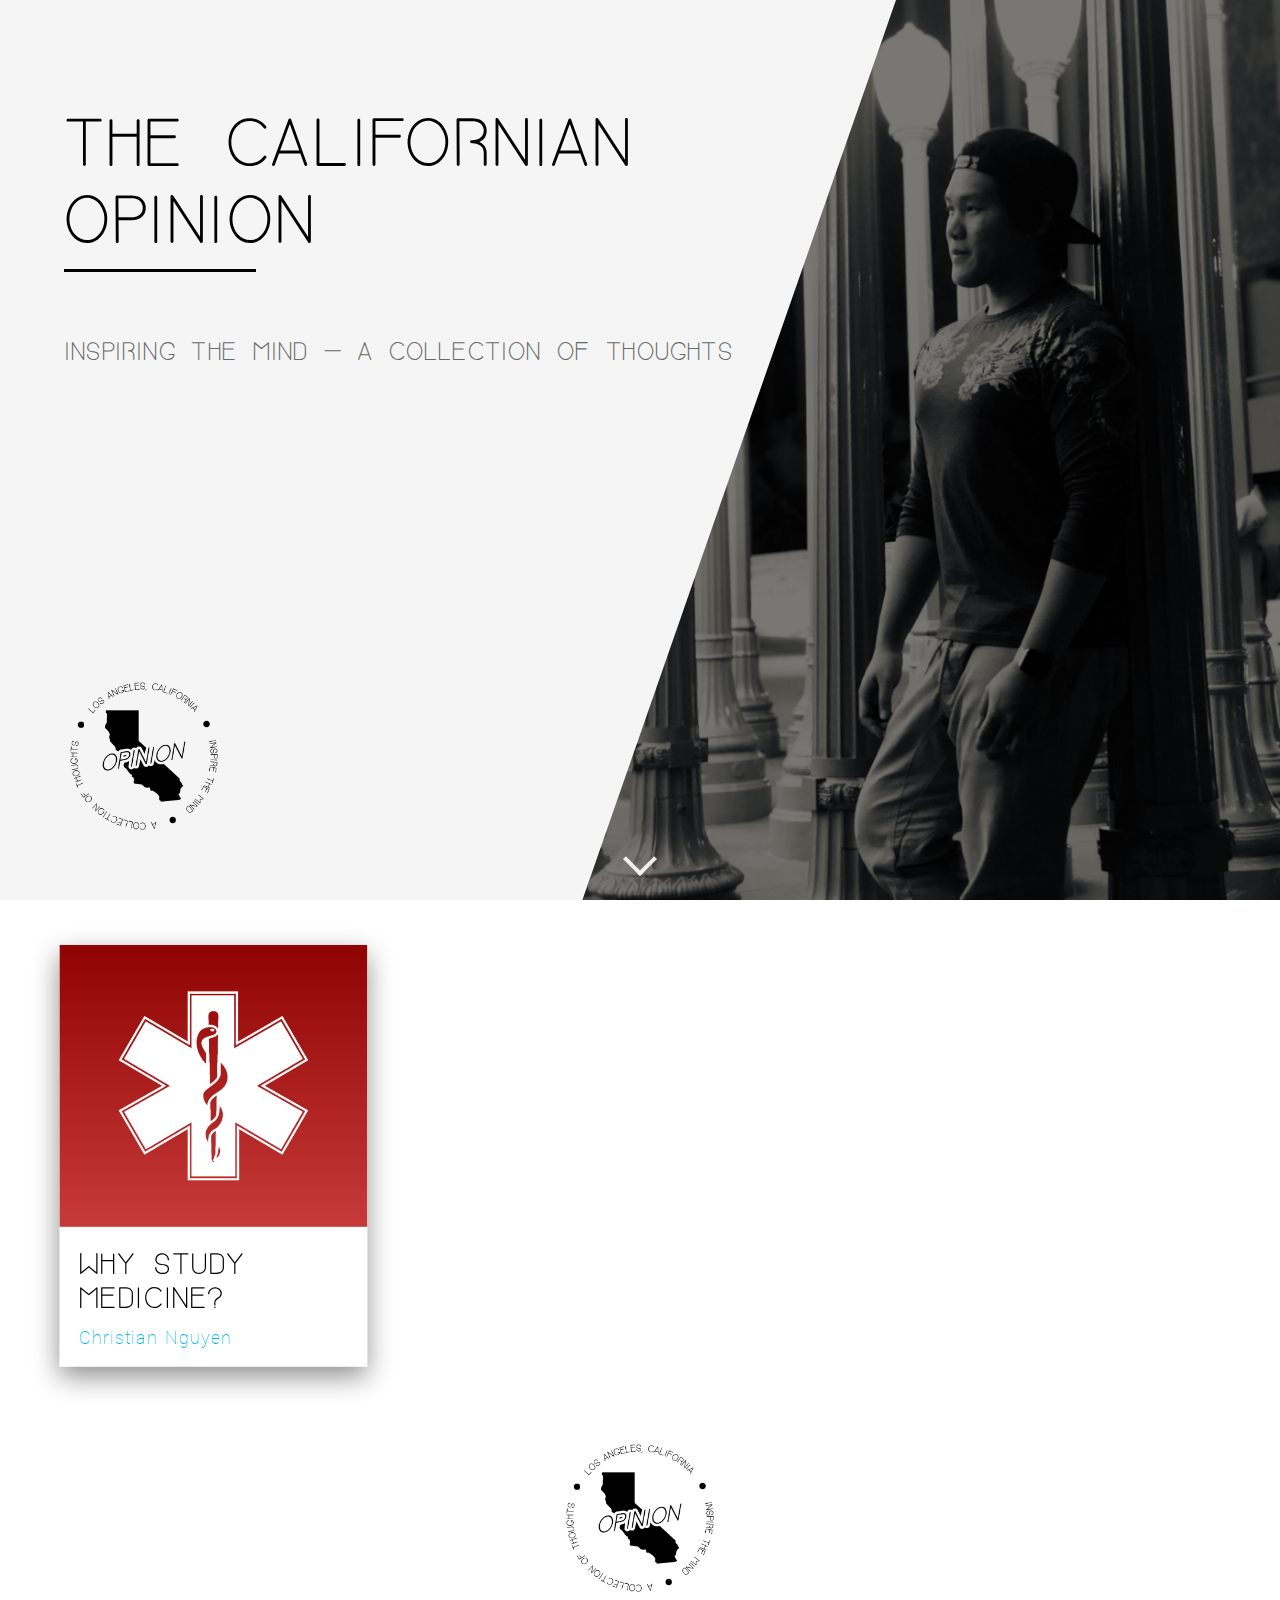
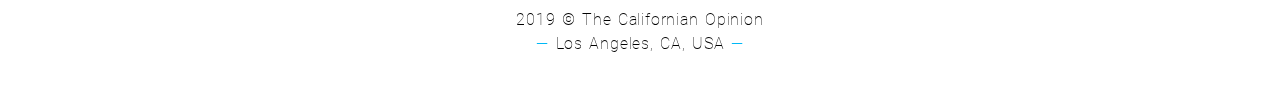
<file: index.html>
<!DOCTYPE html>
<html lang="en">
<head>
    <!-- Standard -->
    <script type="text/javascript">
        var host = "clsnguyen.com";
        if ((host == window.location.host) && (window.location.protocol != "https:"))
        window.location.protocol = "https";
    </script>
    <link rel="canonical" href="https://blog.clsnguyen.com">
    <title>The Californian Opinion</title>
    <link rel="shortcut icon" href="assets/img/logo-dark.png">
    <meta charset="UTF-8">
    <meta name="viewport" content="width=device-width, initial-scale=1.0, minimum-scale=1.0, user-scalable=yes">
    <meta name="theme-color" content="#00B8E6">

    <!-- Stylesheets -->
    <link rel="stylesheet" type="text/css" href="assets/css/style.css">

    <!-- Scripts -->
    <script src="assets/js/jquery-3.3.1.min.js"></script>
    <script src="assets/js/jquery.easing.1.3.js"></script>
    <script src="assets/js/jquery.easeScroll.js"></script>
    <script src="assets/js/scripts.js"></script>

    <!-- Preview -->
    <meta name="description" content="">

    <!-- Mobile Preview -->
    <meta property="og:title" content="The Californian Opinion" />
    <meta property="og:image" content="assets/img/preview.jpg" />
    <meta property="og:description" content="A collection of thoughts to inspire the mind." />

</head>
<body>
<!-- Loading Container -->
<div id="load">
    <div id="loading-container">
        <center>
            <img id="loading-image" alt="Loading Image" src="assets/img/logo-dark.png">
        <!-- Loading Animation -->
            <div class="loading-bar">
                <div class="move-bar"></div>
            </div>
        </center>
    </div>
</div>
   
<!-- Main Body -->
<div id="body-container">
    <!-- Cover -->
    <div class="cover-wrapper">
        <!-- Title -->
        <div class="cover-title">
            <div class="cover-t-container">
                <h1>The Californian Opinion</h1>
                <div class="title-divider"></div>
                <h2>Inspiring The Mind &mdash; A Collection of Thoughts</h2>
            </div>
            <img class="cover-img" alt="Logo" src="assets/img/logo-dark.png">
        </div>

        <!-- Cover Image -->
        <div class="cover-image" style="background-image: url(assets/img/cover-img.jpg);"></div>

        <!-- Down Arrow -->
        <div id="down-arrow-container">
            <u class="down"></u>
        </div>
    </div>

    <!-- Secondary Body -->
    <div class="secondary-body">
        <!-- Article Wrapper -->
        <div class="article-wrapper">
            <a href="articles/24-4-19-01.html" rel="noreferrer">
                <div class="article-container article-c-hover">
                    <div class="article-target article-hover">
                        <!-- Article Display -->
                        <div class="article-display" style="background-image: url(assets/img/articles/24-4-19-01.jpg);">
                            <!-- Article Date -->
                            <div class="article-date">
                                24 APR 19
                            </div>
                        </div>
                        <!-- Article Content -->
                        <div class="article-content-wrapper">
                            <!-- Preview -->
                            <div class="article-pre">
                                <h3>Why Study Medicine?</h3>
                                <h4>Christian Nguyen</h4>
                            </div>
                        </div>
                    </div>
                </div>
            </a>
        </div>


    </div>

    <!-- Footer -->
    <div class="footer-wrapper">
        <img class="footer-img" alt="Footer Image" src="assets/img/logo-dark.png">
        <p class="footer-text">2019 &copy; The Californian Opinion<br><span class="footer-dash">&mdash;</span> Los Angeles, CA, USA <span class="footer-dash">&mdash;</span></p>
    </div>
</div>  
<!-- End of Body -->     
    
</body>
</html>
</file>
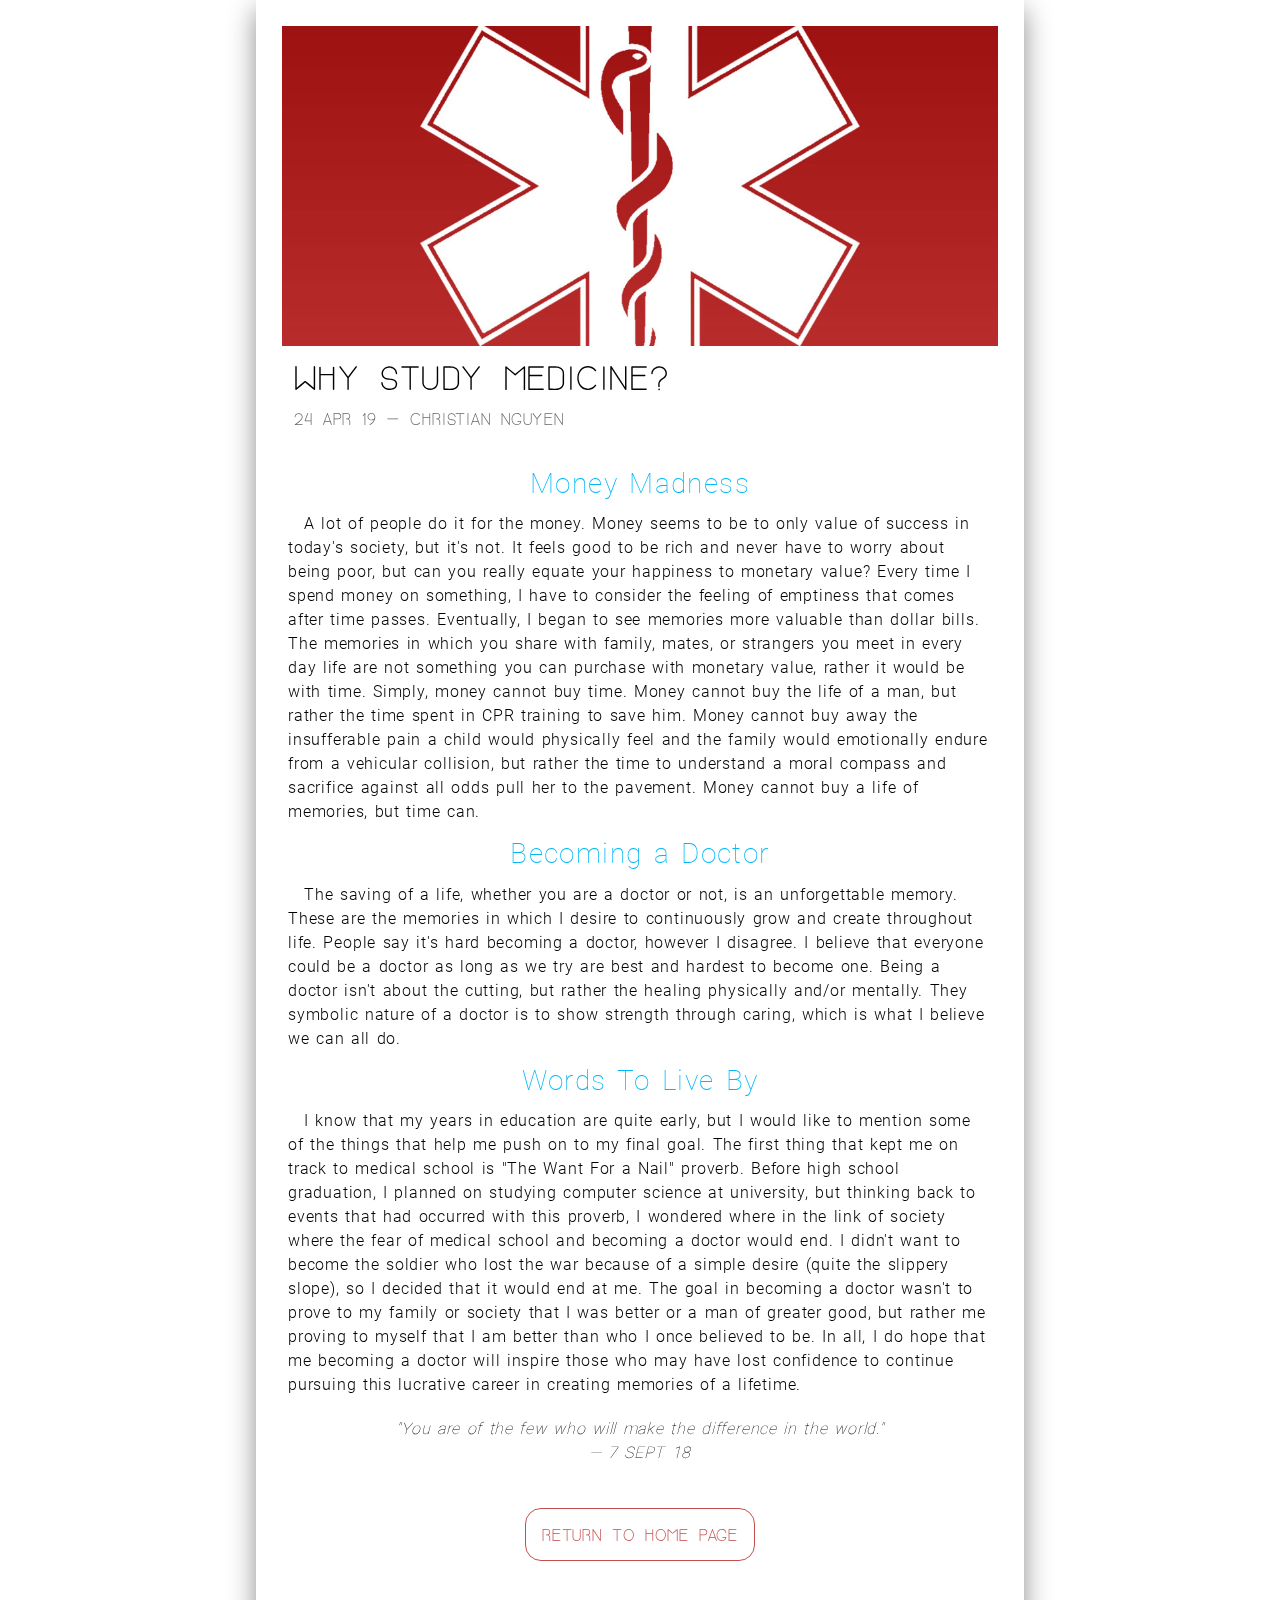
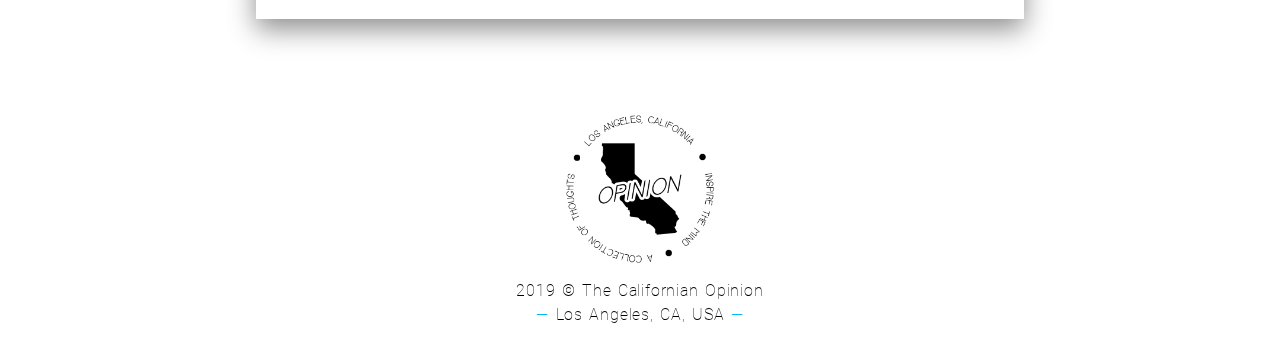
<file: articles/24-4-19-01.html>
<!DOCTYPE html>
<html lang="en">
<head>
    <!-- Standard -->
    <script type="text/javascript">
        var host = "clsnguyen.com";
        if ((host == window.location.host) && (window.location.protocol != "https:"))
        window.location.protocol = "https";
    </script>
    <link rel="canonical" href="https://blog.clsnguyen.com">
    <title>TCO | Why Study Medicine?</title>
    <link rel="shortcut icon" href="../assets/img/logo-dark.png">
    <meta charset="UTF-8">
    <meta name="viewport" content="width=device-width, initial-scale=1.0, minimum-scale=1.0, user-scalable=yes">
    <meta name="theme-color" content="#00B8E6">

    <!-- Stylesheets -->
    <link rel="stylesheet" type="text/css" href="../assets/css/style.css">

    <!-- Scripts -->
    <script src="../assets/js/jquery-3.3.1.min.js"></script>
    <script src="../assets/js/jquery.easing.1.3.js"></script>
    <script src="../assets/js/jquery.easeScroll.js"></script>
    <script src="../assets/js/scripts.js"></script>

    <!-- Preview -->
    <meta name="description" content="">

    <!-- Mobile Preview -->
    <meta property="og:title" content="TCO | Why Study Medicine?" />
    <meta property="og:image" content="../assets/img/articles/24-4-19-01.jpg" />
    <meta property="og:description" content="A collection of thoughts to inspire the mind." />

</head>
<body>
<!-- Loading Container -->
<div id="load">
    <div id="loading-container">
        <center>
            <img id="loading-image" alt="Loading Image" src="../assets/img/logo-dark.png">
        <!-- Loading Animation -->
            <div class="loading-bar">
                <div class="move-bar"></div>
            </div>
        </center>
    </div>
</div>
   
<!-- Main Body -->
<div id="body-container">
    <!-- Secondary Body -->
    <div class="secondary-body">
        <center>
                <div class="article-body">
                    <div class="article-banner">
                        <div class="article-b-img" style="background-image: url(../assets/img/articles/24-4-19-01.jpg);"></div>
                        <h1 class="article-t-1">Why Study Medicine?</h1>
                        <h2 class="article-t-2">24 APR 19 &mdash; Christian Nguyen</h2>
                    </div>
                    <h5>Money Madness</h5>
                    <p>A lot of people do it for the money. Money seems to be to only value of success in today's society, but it's not. It feels good to be rich and never have to worry about being poor, but can you really equate your happiness to monetary value? Every time I spend money on something, I have to consider the feeling of emptiness that comes after time passes. Eventually, I began to see memories more valuable than dollar bills. The memories in which you share with family, mates, or strangers you meet in every day life are not something you can purchase with monetary value, rather it would be with time. Simply, money cannot buy time. Money cannot buy the life of a man, but rather the time spent in CPR training to save him. Money cannot buy away the insufferable pain a child would physically feel and the family would emotionally endure from a vehicular collision, but rather the time to understand a moral compass and sacrifice against all odds pull her to the pavement. Money cannot buy a life of memories, but time can.</p>
                    <h5>Becoming a Doctor</h5>
                    <p>The saving of a life, whether you are a doctor or not, is an unforgettable memory. These are the memories in which I desire to continuously grow and create throughout life. People say it's hard becoming a doctor, however I disagree. I believe that everyone could be a doctor as long as we try are best and hardest to become one. Being a doctor isn't about the cutting, but rather the healing physically and/or mentally. They symbolic nature of a doctor is to show strength through caring, which is what I believe we can all do.</p>
                    <h5>Words To Live By</h5>
                    <p>I know that my years in education are quite early, but I would like to mention some of the things that help me push on to my final goal. The first thing that kept me on track to medical school is "The Want For a Nail" proverb. Before high school graduation, I planned on studying computer science at university, but thinking back to events that had occurred with this proverb, I wondered where in the link of society where the fear of medical school and becoming a doctor would end. I didn't want to become the soldier who lost the war because of a simple desire (quite the slippery slope), so I decided that it would end at me. The goal in becoming a doctor wasn't to prove to my family or society that I was better or a man of greater good, but rather me proving to myself that I am better than who I once believed to be. In all, I do hope that me becoming a doctor will inspire those who may have lost confidence to continue pursuing this lucrative career in creating memories of a lifetime.</p>
                    <blockquote class="centre"><i>"You are of the few who will make the difference in the world."<br>&mdash; 7 SEPT 18</i></blockquote>
                    <div style="padding: 3em 0;">
                        <a href="../index.html" rel="noreferrer">
                            <span class="close-btn">Return To Home Page</span>
                        </a>
                    </div>
                </div>
        </center>
    </div>

    <!-- Footer -->
    <div class="footer-wrapper">
        <img class="footer-img" alt="Footer Image" src="../assets/img/logo-dark.png">
        <p class="footer-text">2019 &copy; The Californian Opinion<br><span class="footer-dash">&mdash;</span> Los Angeles, CA, USA <span class="footer-dash">&mdash;</span></p>
    </div>
</div>  
<!-- End of Body -->     
    
</body>
</html>
</file>
<file: assets/css/style.css>
/* Scroll Bar Styles */
::-webkit-scrollbar {
    width: 7px;
}

::-webkit-scrollbar-thumb {
    background: var(--colour-1);
}

::-webkit-scrollbar-track {
    background: var(--colour-2);
}

/* Selection Style */
::selection {
    color: var(--colour-2);
    background: var(--colour-1);
}

::-moz-selection {
    color: var(--colour-2);
    background: var(--colour-1);
}

/* Variables */
:root {
    --colour-1: rgb(0,184,246);
    --colour-2: rgb(255,255,255);
    --colour-3: rgb(0,0,0);
    --colour-4: rgb(245,245,245);
    --colour-5: rgb(105,105,105);
    --colour-6: rgb(196, 78, 78);
}

/* Fonts & Texts */
@font-face {
    font-family: 'Font Primary';
    src: url(../font/Bavro-Regular.otf);
    font-weight: normal;
    font-style: normal;
}

@font-face {
    font-family: 'Font Secondary';
    src: url(../font/Roboto-Thin.ttf);
    font-weight: normal;
    font-style: normal;
}

@font-face {
    font-family: 'Font Text';
    src: url(../font/Roboto-Light.ttf);
    font-weight: normal;
    font-style: normal;
}

h1, h2, h3, h3, h4, h5, p, q, blockquote, a {
    margin: 0;
}

h1 {
    font-size: 4em;
    padding: 3vw 5vw 1vw 0;
    font-weight: 500;
    letter-spacing: 0.05em;
    word-spacing: 0.1em;
    font-family: "Font Primary", Helvetica, Arial, sans-serif;
    color: var(--colour-3); 
}

.title-divider {
    width: 15vw;
    background-color: var(--colour-3);
    height: 3px;
}

h2 {
    font-size: 1.5em;
    padding: 5vw 5vw 1vw 0;
    font-weight: 300;
    letter-spacing: 0.05em;
    word-spacing: 0.1em;
    font-family: "Font Primary", Helvetica, Arial, sans-serif;
    color: var(--colour-5); 
}

h3 {
    font-size: 1.75em;
    padding: 0.5vw;
    font-weight: 500;
    letter-spacing: 0.05em;
    word-spacing: 0.1em;
    font-family: "Font Primary", Helvetica, Arial, sans-serif;
    color: var(--colour-3);
}

h4 {
    font-size: 1.15em;
    padding: 0.5vw;
    font-weight: 300;
    letter-spacing: 0.05em;
    word-spacing: 0.1em;
    font-family: "Font Secondary", Helvetica, Arial, sans-serif;
    color: var(--colour-1);
}

h5 {
    font-size: 1.75em;
    padding: 0.5vw;
    font-weight: 500;
    letter-spacing: 0.05em;
    word-spacing: 0.1em;
    font-family: "Font Secondary", Helvetica, Arial, sans-serif;
    color: var(--colour-1);
    text-align: center;
}

p {
    font-size: 1em;
    padding: 0.5vw;
    font-weight: 500;
    letter-spacing: 0.05em;
    word-spacing: 0.1em;
    line-height: 150%;
    font-family: "Font Text", Helvetica, Arial, sans-serif;
    color: var(--colour-3);
    text-align: left;
    text-indent: 1em;
}

.article-t-1 {
    font-size: 2em;
    padding: 1vw;
    font-weight: 500;
    letter-spacing: 0.05em;
    word-spacing: 0.1em;
    font-family: "Font Primary", Helvetica, Arial, sans-serif;
    color: var(--colour-3);
    text-align: left;
}

.article-t-2 {
    font-size: 1em;
    padding: 0 1vw;
    font-weight: 300;
    letter-spacing: 0.05em;
    word-spacing: 0.1em;
    font-family: "Font Primary", Helvetica, Arial, sans-serif;
    color: var(--colour-5);
    text-align: left;
}

q {
    font-size: 1em;
    font-weight: 300;
    letter-spacing: 0.05em;
    word-spacing: 0.1em;
    line-height: 150%;
    font-family: "Font Secondary", Helvetica, Arial, sans-serif;
    color: var(--colour-3);
    font-style: italic;
}

blockquote {
    font-size: 1em;
    font-weight: 300;
    letter-spacing: 0.05em;
    word-spacing: 0.1em;
    line-height: 150%;
    font-family: "Font Secondary", Helvetica, Arial, sans-serif;
    color: var(--colour-3);
    padding: 1vw;
}

blockquote.centre {
    text-align: center;
    align-content: center;
}

span.close-btn {
    font-size: 1em;
    font-weight: 300;
    letter-spacing: 0.05em;
    word-spacing: 0.1em;
    font-family: "Font Primary", Helvetica, Arial, sans-serif;
    padding: 1em;
    border-radius: 1em;
    border: 1px solid var(--colour-6);
    background-color: var(--colour-2);
    color: var(--colour-6);
    transition-duration: 0.3s;
}

span.close-btn:hover {
    cursor: pointer;
    background-color: var(--colour-6);
    color: var(--colour-2);
}

a {
    text-decoration: none;

}

/* Loading Styles */
#load {
    position: fixed;
    left: 0px;
    top: 0px;
    width: 100vw;
    height: 100%;
    z-index: 9999;
    opacity: 1;
    background-color: var(--colour-2);
    transition-duration: 0.5s;
}

#loading-container {
    position: absolute;
    bottom: 50%;
    left: 50%;
    transform: translate(-50%, 50%);
}

#loading-image{
    max-height: 20em;
    max-width: 20em;
}

img {
    user-select: none;
    -moz-user-select: none;
    -webkit-user-drag: none;
    -webkit-user-select: none;
    -ms-user-select: none;
}

.loading-bar {
    margin-top: 3em;
    background-color: var(--colour-4);
    width: 15vw;
    height: 3px;
    border-radius: 3px;
    overflow: hidden;
    position: relative;
}

.move-bar {
    animation: sideToside 1.75s ease-in-out infinite;
    background-color: var(--colour-3);
    height: 100%;
    position: absolute;
    width: 50%;
}

@keyframes sideToside {
    0%, 100% { transform: translateX(-50%); }
    50%      { transform: translateX(150%); }
}

/* Containers */
body {
    margin: 0;
    padding: 0;
    width: 100vw;
    min-height: 100%;
    background-color: var(--colour-2);
    overflow-x: hidden;
}

div {
    box-sizing: border-box;
}

/* Cover Styles */
.cover-wrapper {
    width: 100vw;
    height: auto;
    margin: 0;
    padding: 0;
}

.cover-title {
    background-color: var(--colour-4);
    position: absolute;
    z-index: 4;
    left: 0;
    width: 70vw;
    padding: 5vw;
    -webkit-clip-path: polygon(0% 0%, 0% 100%, 65% 100%, 100% 0%);
    clip-path: polygon(0% 0%, 0% 100%, 65% 100%, 100% 0%);
}

.cover-img {
    width: 10em;
    height: 10em;
    position: absolute;
    bottom: 0;
    left: 0;
    padding: 5vw;
}

.cover-image {
    background-size: cover;
    background-repeat: no-repeat;
    background-position: center;
    position: absolute;
    right: 0;
    z-index: 3;
    width: 55vw;
}

/*Down Arrow Styles*/
.down {
    transform: rotate(45deg);
    -webkit-transform: rotate(45deg);
}

#down-arrow-container {
    position: absolute;
    display: inline-block;
    bottom: 25px;
    left: 50vw;
    transform: translateX(-50%);
    z-index: 5;
}

u {
    border: solid var(--colour-2);
    border-width: 0 4px 4px 0;
    display: inline-block;
    margin-top: 5vh;
    padding: 10px;
    cursor: pointer;
}



/* Secondary Body */
.secondary-body {
    width: 100vw;
    height: auto;
    display: table-cell;
    position: relative;
}

/* Article Content */
.article-body {
    position: relative;
    width: 60vw;
    height: auto;
    padding: 2vw;
    margin-bottom: 5vw;
    box-shadow: 0 10px 2vw rgba(0,0,0,0.45);
}

.article-banner {
    width: 100%;
    height: auto;
    padding-bottom: 2em; 
}

.article-b-img {
    width: 100%;
    height: 25vw;
    background-size: cover;
    background-repeat: no-repeat;
    background-position: center;
}

/* Article Styles - Default */
.article-wrapper {
    width: calc(100vw/3);
    height: 40vw;
    position: relative;
    float: left;
}

.article-container {
    background-color: var(--colour-2);
    width: 24vw;
    height: 33vw;
    position: absolute;
    left: 50%;
    top: 50%;
    transform: translate(-50%,-50%);
    box-shadow: 0 10px 2vw rgba(0,0,0,0.45);
    transition-duration: 0.3s;
}

.article-container-hover {
    left: 50%;
    top: 50%;
    transform: translate(-50%,calc(-50% - 1vw));
    box-shadow: 0 10px 3.5vw rgba(0,0,0,0.4);
    cursor: pointer;
}

.article-target {
    width: 100%;
    height: 100%;
    display: flex;
    flex-direction: column;
    position: relative;
}

.article-display {
    width: 100%;
    flex-grow: 1;
    background-size: cover;
    background-repeat: no-repeat;
    background-position: center;
    position: relative;
    display: inherit;
}

.article-date {
    padding: 1em 2em 1em 1em;
    color: var(--colour-1);
    background-color: var(--colour-3);
    position: absolute;
    font-weight: 600;
    letter-spacing: 0.05em;
    word-spacing: 0.1em;
    font-family: "Font Primary", Helvetica, Arial, sans-serif;
    -webkit-clip-path: polygon(0% 0%, 0% 100%, 85% 100%, 100% 0%);
    clip-path: polygon(0% 0%, 0% 100%, 85% 100%, 100% 0%);
    bottom: 0px;
    left: 0px;
    opacity: 0;
    z-index: -1;
    transition-duration: 0.3s;
}

.article-date-hover {
    transform: translate(-20px,-20px);
    opacity: 1;
    z-index: 5;
}

.article-content-wrapper {
    width: 100%;
    height: auto;
    padding: 1vw;
}

/* Footer */
.footer-wrapper {
    width: 100vw;
    height: auto;
    padding: 2vw;
    text-align: center;
    align-content: center;
}

.footer-img {
    width: 10em;
    height: 10em;
}

.footer-text {
    font-size: 1em;
    padding: 0.5vw;
    font-weight: 300;
    letter-spacing: 0.05em;
    word-spacing: 0.1em;
    line-height: 150%;
    font-family: "Font Secondary", Helvetica, Arial, sans-serif;
    color: var(--colour-3);
    text-indent: 0;
    text-align: center;
}

.footer-dash {
    color: var(--colour-1);
}

/* TABLET SUPPORT */
@media screen and (min-aspect-ratio: 10/16) and (max-aspect-ratio: 40/31) {
/* Scroll Bar Styles */
h1 {
    font-size: 2.75em;
    padding: 3vw 5vw 1vw 0;
    font-weight: 500;
    letter-spacing: 0.05em;
    word-spacing: 0.1em;
    font-family: "Font Primary", Helvetica, Arial, sans-serif;
    color: var(--colour-3);
}

.title-divider {
    width: 30vw;
    background-color: var(--colour-3);
    height: 3px;
}

h2 {
    font-size: 1.65em;
    padding: 5vw 5vw 1vw 0;
    font-weight: 300;
    letter-spacing: 0.05em;
    word-spacing: 0.1em;
    font-family: "Font Primary", Helvetica, Arial, sans-serif;
    color: var(--colour-5); 
}

h3 {
    font-size: 1.5em;
    padding: 0.5vw;
    font-weight: 500;
    letter-spacing: 0.05em;
    word-spacing: 0.1em;
    font-family: "Font Primary", Helvetica, Arial, sans-serif;
    color: var(--colour-3);
}

h4 {
    font-size: 1.15em;
    padding: 0.5vw;
    font-weight: 300;
    letter-spacing: 0.05em;
    word-spacing: 0.1em;
    font-family: "Font Secondary", Helvetica, Arial, sans-serif;
    color: var(--colour-1);
}

h5 {
    font-size: 1.75em;
    padding: 2vw;
    font-weight: 500;
    letter-spacing: 0.05em;
    word-spacing: 0.1em;
    font-family: "Font Secondary", Helvetica, Arial, sans-serif;
    color: var(--colour-1);
    text-align: center;
}

p {
    font-size: 0.9em;
    padding: 0.5vw;
    font-weight: 500;
    letter-spacing: 0.05em;
    word-spacing: 0.1em;
    line-height: 150%;
    font-family: "Font Text", Helvetica, Arial, sans-serif;
    color: var(--colour-3);
    text-align: left;
    text-indent: 1em;
}

.article-t-1 {
    font-size: 2em;
    padding: 1vw;
    font-weight: 500;
    letter-spacing: 0.05em;
    word-spacing: 0.1em;
    font-family: "Font Primary", Helvetica, Arial, sans-serif;
    color: var(--colour-3);
    text-align: left;
}

.article-t-2 {
    font-size: 1em;
    padding: 0 1vw;
    font-weight: 300;
    letter-spacing: 0.05em;
    word-spacing: 0.1em;
    font-family: "Font Primary", Helvetica, Arial, sans-serif;
    color: var(--colour-5);
    text-align: left;
}

q {
    font-size: 0.9em;
    font-weight: 300;
    letter-spacing: 0.05em;
    word-spacing: 0.1em;
    line-height: 150%;
    font-family: "Font Secondary", Helvetica, Arial, sans-serif;
    color: var(--colour-3);
    font-style: italic;
}

blockquote {
    font-size: 0.9em;
    font-weight: 300;
    letter-spacing: 0.05em;
    word-spacing: 0.1em;
    line-height: 150%;
    font-family: "Font Secondary", Helvetica, Arial, sans-serif;
    color: var(--colour-3);
    padding: 1vw;
}

blockquote.centre {
    text-align: center;
    align-content: center;
}

span.close-btn {
    font-size: 1em;
    font-weight: 300;
    letter-spacing: 0.05em;
    word-spacing: 0.1em;
    font-family: "Font Primary", Helvetica, Arial, sans-serif;
    padding: 1em;
    border-radius: 1em;
    border: 1px solid var(--colour-6);
    background-color: var(--colour-2);
    color: var(--colour-6);
    transition-duration: 0.3s;
}

span.close-btn:hover {
    cursor: pointer;
    background-color: var(--colour-6);
    color: var(--colour-2);
}

a {
    text-decoration: none;

}

/* Loading Styles */
#load {
    position: fixed;
    left: 0px;
    top: 0px;
    width: 100vw;
    height: 100%;
    z-index: 9999;
    opacity: 1;
    background-color: var(--colour-2);
    transition-duration: 0.5s;
}

#loading-container {
    position: absolute;
    bottom: 50%;
    left: 50%;
    transform: translate(-50%, 50%);
}

#loading-image{
    max-height: 20em;
    max-width: 20em;
}

img {
    user-select: none;
    -moz-user-select: none;
    -webkit-user-drag: none;
    -webkit-user-select: none;
    -ms-user-select: none;
}

.loading-bar {
    margin-top: 3em;
    background-color: var(--colour-4);
    width: 40vw;
    height: 3px;
    border-radius: 3px;
    overflow: hidden;
    position: relative;
}

.move-bar {
    animation: sideToside 1.75s ease-in-out infinite;
    background-color: var(--colour-3);
    height: 100%;
    position: absolute;
    width: 50%;
}

@keyframes sideToside {
    0%, 100% { transform: translateX(-50%); }
    50%      { transform: translateX(150%); }
}

/* Containers */
body {
    margin: 0;
    padding: 0;
    width: 100vw;
    min-height: 100%;
    background-color: var(--colour-2);
    overflow-x: hidden;
}

div {
    box-sizing: border-box;
}

/* Cover Styles */
.cover-wrapper {
    width: 100vw;
    height: auto;
    margin: 0;
    padding: 0;
}

.cover-title {
    background-color: var(--colour-4);
    position: absolute;
    z-index: 4;
    left: 0;
    width: 100vw;
    padding: 5vw;
    -webkit-clip-path: polygon(0% 0%, 0% 100%, 65% 100%, 65% 80%, 45% 60%, 45% 0%);
    clip-path: polygon(0% 0%, 0% 100%, 65% 100%, 65% 80%, 45% 60%, 45% 0%);
}

.cover-t-container {
    transform: rotate(90deg);
}

.cover-img {
    width: 7em;
    height: 7em;
    position: absolute;
    bottom: 0;
    left: 0;
    padding: 5vw;
}

.cover-image {
    background-size: cover;
    background-repeat: no-repeat;
    background-position: center;
    position: absolute;
    right: 0;
    z-index: 3;
    width: 60vw;
}

/*Down Arrow Styles*/
.down {
    transform: rotate(45deg);
    -webkit-transform: rotate(45deg);
}

#down-arrow-container {
    position: absolute;
    display: none;
    bottom: 25px;
    left: 50vw;
    transform: translateX(-50%);
    z-index: 5;
}

u {
    border: solid var(--colour-2);
    border-width: 0 4px 4px 0;
    display: none;
    margin-top: 5vh;
    padding: 10px;
    cursor: pointer;
}

/* Secondary Body */
.secondary-body {
    width: 100vw;
    height: auto;
    display: table-cell;
    position: relative;
}

/* Article Content */
.article-body {
    position: relative;
    width: 80vw;
    height: auto;
    padding: 2vw;
    margin-bottom: 5vw;
    box-shadow: 0 10px 2vw rgba(0,0,0,0.45);
}

.article-banner {
    width: 100%;
    height: auto;
    padding-bottom: 2em; 
}

.article-b-img {
    width: 100%;
    height: 30vw;
    background-size: cover;
    background-repeat: no-repeat;
    background-position: center;
}

/* Article Styles - Default */
.article-wrapper {
    width: calc(100vw/2);
    height: 65vw;
    position: relative;
    float: left;
}

.article-container {
    background-color: var(--colour-2);
    width: 40vw;
    height: 54vw;
    position: absolute;
    left: 50%;
    top: 50%;
    transform: translate(-50%,-50%);
    box-shadow: 0 10px 2vw rgba(0,0,0,0.45);
    transition-duration: 0.3s;
}

.article-container-hover {
    left: 50%;
    top: 50%;
    transform: translate(-50%,calc(-50% - 1vw));
    box-shadow: 0 10px 3.5vw rgba(0,0,0,0.4);
    cursor: pointer;
}

.article-target {
    width: 100%;
    height: 100%;
    display: flex;
    flex-direction: column;
    position: relative;
}

.article-display {
    width: 100%;
    flex-grow: 1;
    background-size: cover;
    background-repeat: no-repeat;
    background-position: center;
    position: relative;
    display: inherit;
}

.article-date {
    padding: 1em 2em 1em 1em;
    color: var(--colour-1);
    background-color: var(--colour-3);
    position: absolute;
    font-weight: 600;
    letter-spacing: 0.05em;
    word-spacing: 0.1em;
    font-family: "Font Primary", Helvetica, Arial, sans-serif;
    -webkit-clip-path: polygon(0% 0%, 0% 100%, 85% 100%, 100% 0%);
    clip-path: polygon(0% 0%, 0% 100%, 85% 100%, 100% 0%);
    bottom: 20px;
    left: -20px;
    opacity: 1;
    z-index: 5;
    transition-duration: 0.3s;
}

.article-date-hover {
    transform: translate(0,0);
    opacity: 1;
    z-index: 5;
}

.article-content-wrapper {
    width: 100%;
    height: auto;
    padding: 2vw;
}

/* Footer */
.footer-wrapper {
    width: 100vw;
    height: auto;
    padding: 2vw;
    text-align: center;
    align-content: center;
}

.footer-img {
    width: 8em;
    height: 8em;
}

.footer-text {
    font-size: 0.9em;
    padding: 0.5vw;
    font-weight: 300;
    letter-spacing: 0.05em;
    word-spacing: 0.1em;
    line-height: 150%;
    font-family: "Font Secondary", Helvetica, Arial, sans-serif;
    color: var(--colour-3);
    text-indent: 0;
    text-align: center;
}

.footer-dash {
    color: var(--colour-1);
}
}

/* PHONE SUPPORT */
@media screen and (max-aspect-ratio: 12/17) {
/* Scroll Bar Styles */
h1 {
    font-size: 2em;
    padding: 3vw 5vw 1vw 0;
    font-weight: 500;
    letter-spacing: 0.05em;
    word-spacing: 0.1em;
    font-family: "Font Primary", Helvetica, Arial, sans-serif;
    color: var(--colour-3);
}
    
.title-divider {
    width: 25vw;
    background-color: var(--colour-3);
    height: 1px;
}
    
h2 {
    font-size: 1em;
    padding: 5vw 5vw 1vw 0;
    font-weight: 300;
    letter-spacing: 0.05em;
    word-spacing: 0.1em;
    font-family: "Font Primary", Helvetica, Arial, sans-serif;
    color: var(--colour-5); 
}
    
h3 {
    font-size: 1.25em;
    padding: 1vw;
    font-weight: 500;
    letter-spacing: 0.05em;
    word-spacing: 0.1em;
    font-family: "Font Primary", Helvetica, Arial, sans-serif;
    color: var(--colour-3);
}
    
h4 {
    font-size: 1.05em;
    padding: 1vw;
    font-weight: 300;
    letter-spacing: 0.05em;
    word-spacing: 0.1em;
    font-family: "Font Secondary", Helvetica, Arial, sans-serif;
    color: var(--colour-1);
}
    
h5 {
    font-size: 1.75em;
    padding: 2vw;
    font-weight: 500;
    letter-spacing: 0.05em;
    word-spacing: 0.1em;
    font-family: "Font Secondary", Helvetica, Arial, sans-serif;
    color: var(--colour-1);
    text-align: center;
}

p {
    font-size: 0.9em;
    padding: 0.5vw;
    font-weight: 500;
    letter-spacing: 0.05em;
    word-spacing: 0.1em;
    line-height: 150%;
    font-family: "Font Text", Helvetica, Arial, sans-serif;
    color: var(--colour-3);
    text-align: left;
    text-indent: 1em;
}

.article-t-1 {
    font-size: 1.5em;
    padding: 1vw;
    font-weight: 500;
    letter-spacing: 0.05em;
    word-spacing: 0.1em;
    font-family: "Font Primary", Helvetica, Arial, sans-serif;
    color: var(--colour-3);
    text-align: left;
}

.article-t-2 {
    font-size: 0.8em;
    padding: 0 1vw;
    font-weight: 300;
    letter-spacing: 0.05em;
    word-spacing: 0.1em;
    font-family: "Font Primary", Helvetica, Arial, sans-serif;
    color: var(--colour-5);
    text-align: left;
}

q {
    font-size: 0.9em;
    font-weight: 300;
    letter-spacing: 0.05em;
    word-spacing: 0.1em;
    line-height: 150%;
    font-family: "Font Secondary", Helvetica, Arial, sans-serif;
    color: var(--colour-3);
    font-style: italic;
}

blockquote {
    font-size: 0.9em;
    font-weight: 300;
    letter-spacing: 0.05em;
    word-spacing: 0.1em;
    line-height: 150%;
    font-family: "Font Secondary", Helvetica, Arial, sans-serif;
    color: var(--colour-3);
    padding: 1vw;
}

blockquote.centre {
    text-align: center;
    align-content: center;
}

span.close-btn {
    font-size: 1em;
    font-weight: 300;
    letter-spacing: 0.05em;
    word-spacing: 0.1em;
    font-family: "Font Primary", Helvetica, Arial, sans-serif;
    padding: 1em;
    border-radius: 1em;
    border: 1px solid var(--colour-6);
    background-color: var(--colour-2);
    color: var(--colour-6);
    transition-duration: 0.3s;
}

span.close-btn:hover {
    cursor: pointer;
    background-color: var(--colour-6);
    color: var(--colour-2);
}

a {
    text-decoration: none;

}
    
/* Loading Styles */
#load {
    position: fixed;
    left: 0px;
    top: 0px;
    width: 100vw;
    height: 100%;
    z-index: 9999;
    opacity: 1;
    background-color: var(--colour-2);
    transition-duration: 0.5s;
}
    
#loading-container {
    position: absolute;
    bottom: 50%;
    left: 50%;
    transform: translate(-50%, 50%);
}
    
#loading-image{
    max-height: 15em;
    max-width: 15em;
}
    
img {
    user-select: none;
    -moz-user-select: none;
    -webkit-user-drag: none;
    -webkit-user-select: none;
    -ms-user-select: none;
}
    
.loading-bar {
    margin-top: 3em;
    background-color: var(--colour-4);
    width: 40vw;
    height: 3px;
    border-radius: 3px;
    overflow: hidden;
    position: relative;
}
    
.move-bar {
    animation: sideToside 1.75s ease-in-out infinite;
    background-color: var(--colour-3);
    height: 100%;
    position: absolute;
    width: 50%;
}
    
@keyframes sideToside {
    0%, 100% { transform: translateX(-50%); }
    50%      { transform: translateX(150%); }
}
    
/* Containers */
body {
    margin: 0;
    padding: 0;
    width: 100vw;
    min-height: 100%;
    background-color: var(--colour-2);
    overflow-x: hidden;
}
    
div {
    box-sizing: border-box;
}
    
/* Cover Styles */
.cover-wrapper {
    width: 100vw;
    height: auto;
    margin: 0;
    padding: 0;
}
    
.cover-title {
    background-color: var(--colour-4);
    position: absolute;
    z-index: 4;
    left: 0;
    width: 100vw;
    padding: 5vw;
    -webkit-clip-path: polygon(0% 0%, 0% 100%, 70% 100%, 70% 85%, 45% 70%, 45% 0%);
    clip-path: polygon();
}

.cover-t-container {
    transform: rotate(90deg);
    width: 100vh;
}
    
.cover-img {
    width: 7em;
    height: 7em;
    position: absolute;
    bottom: 0;
    left: 0;
    padding: 5vw;
}
    
.cover-image {
    background-size: cover;
    background-repeat: no-repeat;
    background-position: center;
    position: absolute;
    right: 0;
    z-index: 3;
    width: 55vw;
}
    
/*Down Arrow Styles*/
.down {
    transform: rotate(45deg);
    -webkit-transform: rotate(45deg);
}
    
#down-arrow-container {
    position: absolute;
    display: none;
    bottom: 25px;
    left: 50vw;
    transform: translateX(-50%);
    z-index: 5;
}
    
u {
    border: solid var(--colour-2);
    border-width: 0 4px 4px 0;
    display: none;
    margin-top: 5vh;
    padding: 10px;
    cursor: pointer;
}
    
/* Secondary Body */
.secondary-body {
    width: 100vw;
    height: auto;
    display: table-cell;
    position: relative;
}

/* Article Content */
.article-body {
    position: relative;
    width: 90vw;
    height: auto;
    padding: 2vw;
    margin-bottom: 5vw;
    box-shadow: 0 10px 2vw rgba(0,0,0,0.45);
}

.article-banner {
    width: 100%;
    height: auto;
    padding-bottom: 2em; 
}

.article-b-img {
    width: 100%;
    height: 30vw;
    background-size: cover;
    background-repeat: no-repeat;
    background-position: center;
}
    
/* Article Styles - Default */
.article-wrapper {
    width: calc(100vw/1);
    height: 120vw;
    position: relative;
    float: left;
}
    
.article-container {
    background-color: var(--colour-2);
    width: 75vw;
    height: 100vw;
    position: absolute;
    left: 50%;
    top: 50%;
    transform: translate(-50%,-50%);
    box-shadow: 0 10px 2vw rgba(0,0,0,0.45);
    transition-duration: 0.3s;
}
    
.article-container-hover {
    left: 50%;
    top: 50%;
    transform: translate(-50%,calc(-50% - 1vw));
    box-shadow: 0 10px 3.5vw rgba(0,0,0,0.4);
    cursor: pointer;
}
    
.article-target {
    width: 100%;
    height: 100%;
    display: flex;
    flex-direction: column;
    position: relative;
}
    
.article-display {
    width: 100%;
    flex-grow: 1;
    background-size: cover;
    background-repeat: no-repeat;
    background-position: center;
    position: relative;
    display: inherit;
}
    
.article-date {
    padding: 0.75em 1.5em 0.75em 0.75em;
    color: var(--colour-1);
    background-color: var(--colour-3);
    position: absolute;
    font-weight: 600;
    letter-spacing: 0.05em;
    word-spacing: 0.1em;
    font-family: "Font Primary", Helvetica, Arial, sans-serif;
    -webkit-clip-path: polygon(0% 0%, 0% 100%, 85% 100%, 100% 0%);
    clip-path: polygon(0% 0%, 0% 100%, 85% 100%, 100% 0%);
    bottom: 20px;
    left: -20px;
    opacity: 1;
    z-index: 5;
    transition-duration: 0.3s;
    }
    
.article-date-hover {
    transform: translate(0,0);
    opacity: 1;
    z-index: 5;
}
    
.article-content-wrapper {
    width: 100%;
    height: auto;
    padding: 2vw;
}
    
/* Footer */
.footer-wrapper {
    width: 100vw;
    height: auto;
    padding: 2vw;
    text-align: center;
    align-content: center;
}
    
.footer-img {
    width: 5em;
    height: 5em;
}
    
.footer-text {
    font-size: 0.6em;
    padding: 0.5vw;
    font-weight: 300;
    letter-spacing: 0.05em;
    word-spacing: 0.1em;
    line-height: 150%;
    font-family: "Font Secondary", Helvetica, Arial, sans-serif;
    color: var(--colour-3);
    text-indent: 0;
    text-align: center;
}

.footer-dash {
    color: var(--colour-1);
}
}
</file>
